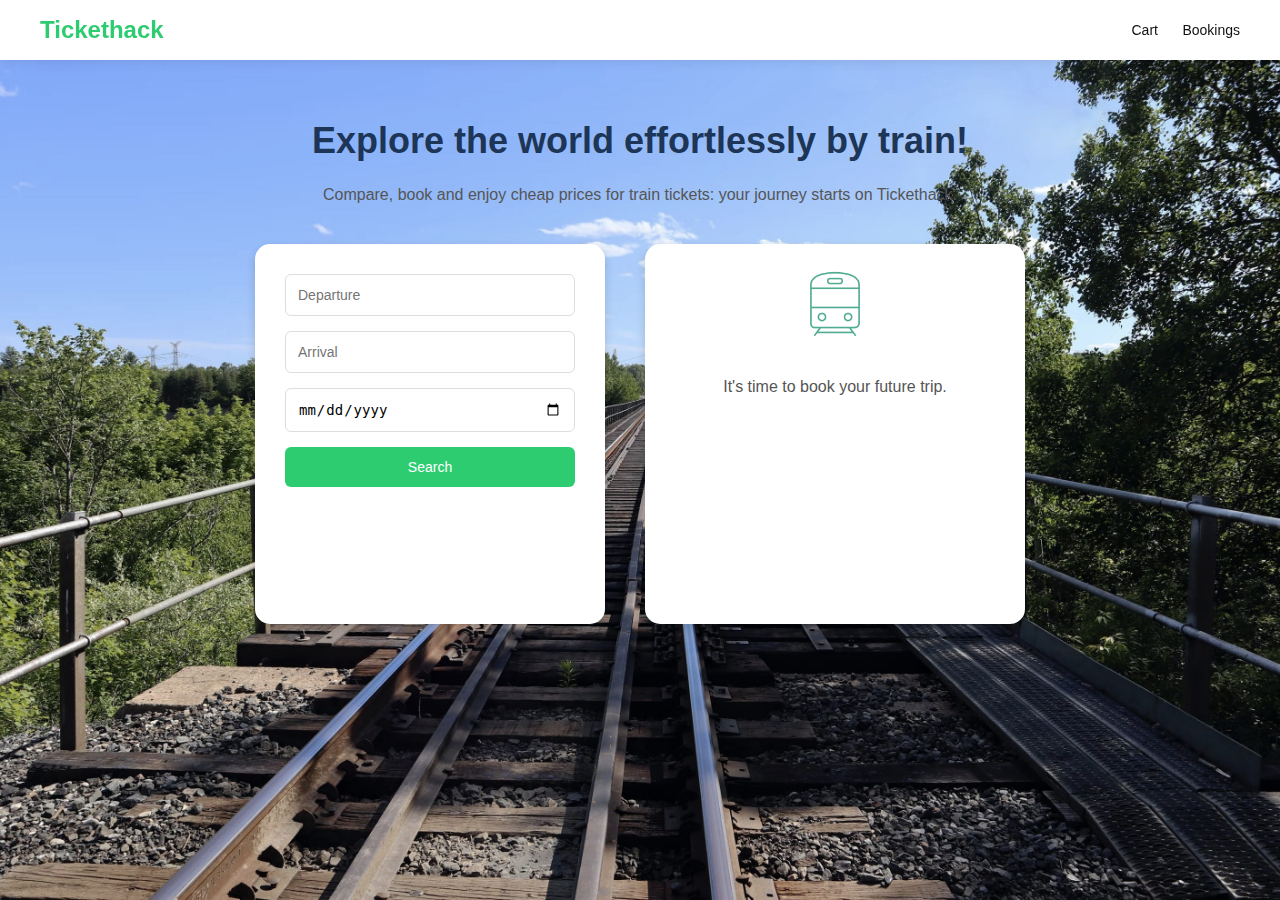
<file: index.html>
<!DOCTYPE html>
<html lang="en">

<head>
  <meta charset="UTF-8">
  <meta name="viewport" content="width=device-width, initial-scale=1.0">
  <title>Tickethack</title>
  <link rel="stylesheet" href="index.css">
</head>

<body>
  <!-- Header -->
  <header class="header">
    <div href="index.html" class="logo">Tickethack</div>
    <nav class="nav">
      <a href="cart.html">Cart</a>
      <a href="bookings.html">Bookings</a>
    </nav>
  </header>

  <!-- Section texte -->
  <section class="info-text">
    <h1>Explore the world effortlessly by train!</h1>
    <p>Compare, book and enjoy cheap prices for train tickets: your journey starts on Tickethack.</p>

    <div class="cards-wrapper">
      <!-- Left Box - Search -->
      <div class="card search-box">
        <input id="departure" placeholder="Departure">
        <input id="arrival" type="text" placeholder="Arrival">
        <input id="date" type="date">
        <button id="search">Search</button>
      </div>

      <!-- Right Box - Train Info -->
      <div class="card info-box">
        <img src="images/train.png" alt="Train Icon" class="train-icon">
        <p>It's time to book your future trip.</p>
      </div>
    </div>
  </section>
  <script src="index.js"></script>
</body>

</html>
</file>
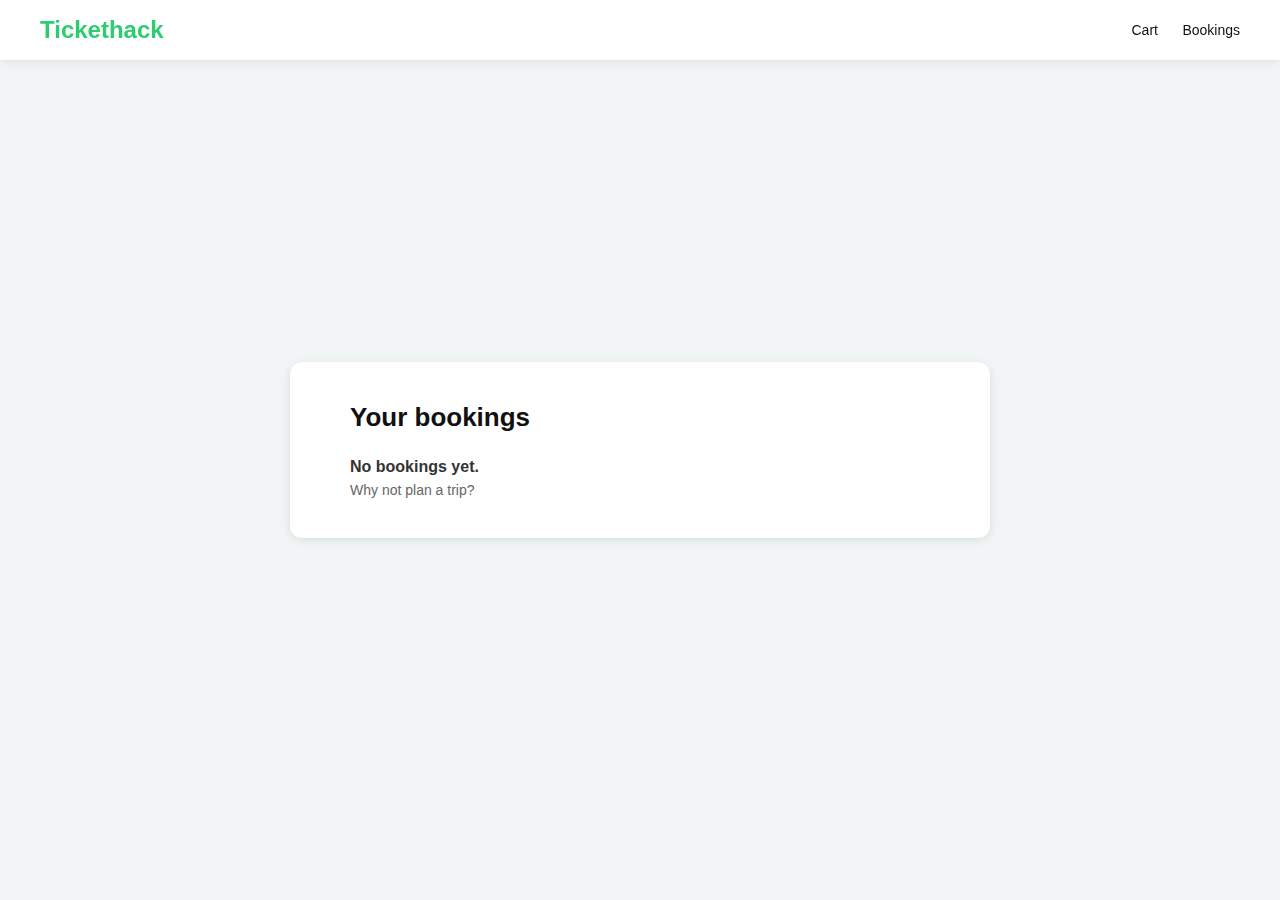
<file: bookings.html>
<!DOCTYPE html>
<html lang="en">
  <head>
    <meta charset="UTF-8" />
    <meta name="viewport" content="width=device-width, initial-scale=1.0" />
    <title>Tickethack - Bookings</title>
    <link rel="stylesheet" href="bookings.css" />
  </head>
  <body>
    <!-- Header comme sur index -->
    <header class="header">
      <div class="logo" onclick="location.href='index.html'">Tickethack</div>
      <nav class="nav">
        <a href="cart.html">Cart</a>
        <a href="bookings.html">Bookings</a>
      </nav>
    </header>

    <!-- Contenu -->
    <main class="content">
      <div class="empty-box">
        <h2 class="bookings-title">Your bookings</h2>
        <p class="main-text">No bookings yet.</p>
        <p class="sub-text">Why not plan a trip?</p>
        <button id="clear-bookings-btn" style="display:none;">Clear bookings</button>
      </div>
    </main>
    <script src="bookings.js"></script>
  </body>
</html>
</file>
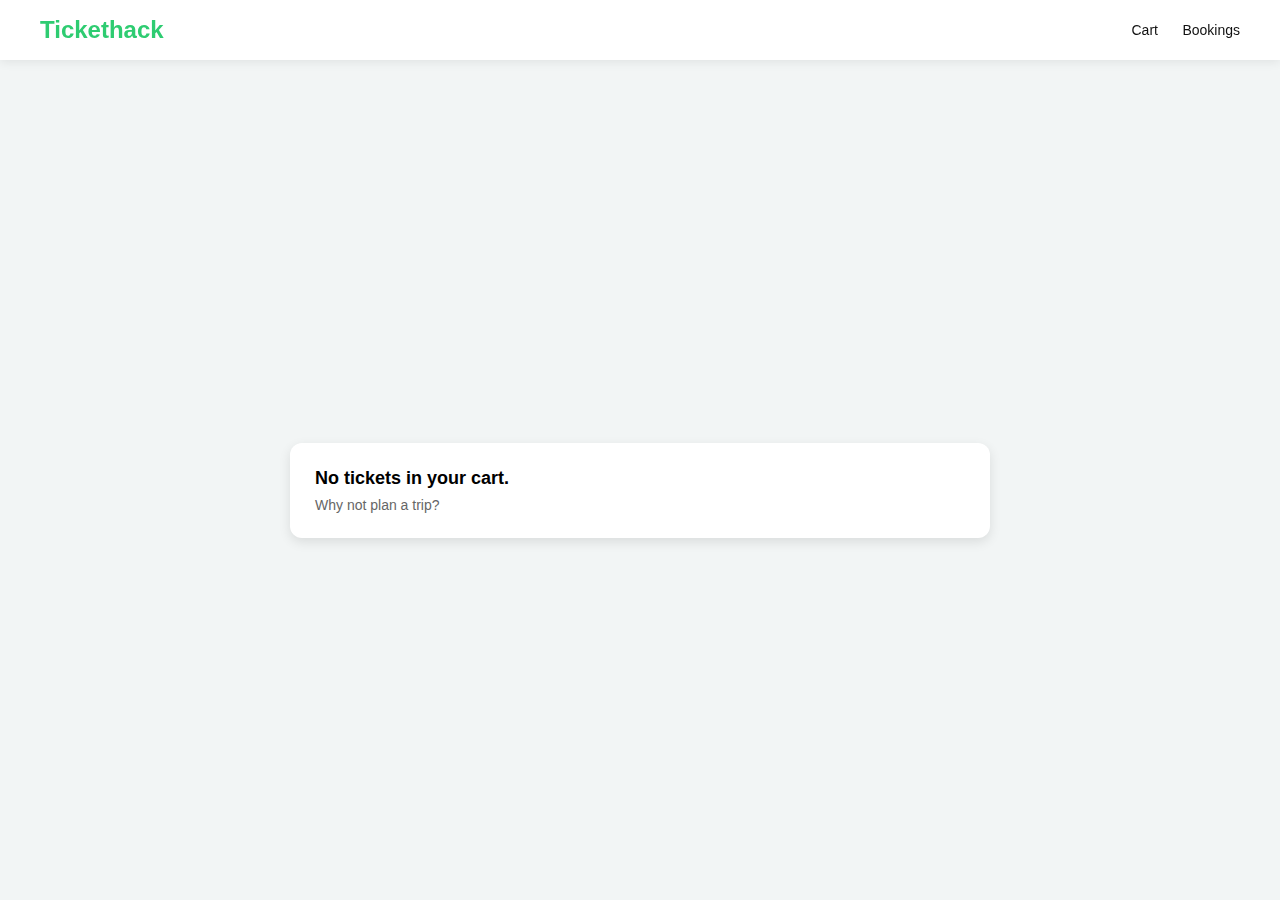
<file: cart.html>
<!DOCTYPE html>
<html lang="en">

<head>
  <meta charset="UTF-8">
  <meta name="viewport" content="width=device-width, initial-scale=1.0">
  <title>Tickethack - Cart</title>
  <link rel="stylesheet" href="cart.css">
</head>

<body class="cart-page">

  <header class="header">
    <a href="index.html" class="logo">Tickethack</a>
    <nav class="nav">
      <a href="cart.html" class="active">Cart</a>
      <a href="bookings.html">Bookings</a>
    </nav>
  </header>

  <main class="cart-container">
    <div class="cart-box">
      <p class="cart-empty-title">No tickets in your cart.</p>
      <p class="cart-empty-subtitle">Why not plan a trip?</p>
    </div>
  </main>
  <script src="cart.js"></script>
</body>

</html>
</file>
<file: index.css>
/* Reset + base */
* {
  box-sizing: border-box;
}

body {
  margin: 0;
  font-family: Arial, sans-serif;
  background: url("images/background.jpg") no-repeat center center fixed;
  background-size: cover;
  color: #333;
}

/* Header transparent */
.header {
  display: flex;
  justify-content: space-between;
  align-items: center;
  padding: 16px 40px;
  position: fixed;
  top: 0;
  left: 0;
  width: 100%;
  background: #ffffff;
  /* ← blanc */
  box-shadow: 0 2px 10px rgba(0, 0, 0, 0.08);
  /* léger relief */
  z-index: 10;
}

.logo {
  font-size: 24px;
  font-weight: 700;
  color: #2ecc71;
  /* vert Tickethack */
}

.nav a {
  color: #111;
  margin-left: 20px;
  text-decoration: none;
  font-size: 14px;
}

/* Décaler le contenu sous le header fixe */
.info-text {
  text-align: center;
  margin-top: 120px;
  /* espace sous le header blanc */
}

.info-text h1 {
  font-size: 36px;
  font-weight: bold;
  color: #1d3557;
}

.info-text p {
  margin-top: 10px;
  font-size: 16px;
  color: #555;
}

/* Cards Wrapper */
.cards-wrapper {
  display: flex;
  justify-content: center;
  gap: 40px;
  margin-top: 40px;
}

/* Card Components */
.card {
  background: white;
  padding: 30px;
  width: 350px;
  border-radius: 15px;
  box-shadow: 0px 4px 10px rgba(0, 0, 0, 0.15);
}

.search-box input,
.search-box button {
  width: 100%;
  padding: 12px;
  margin-bottom: 15px;
  border: 1px solid #ddd;
  border-radius: 6px;
  font-size: 14px;
}

/* Search button */
.search-box button {
  background-color: #2ecc71;
  color: white;
  border: none;
  cursor: pointer;
  transition: 0.3s;
}

.search-box button:hover {
  background-color: #27ae60;
}

/* Info card right */
.info-box {
  background: #ffffff;
  padding: 20px;
  padding-top: 30px;
  width: 380px;
  height: 380px;
  border-radius: 15px;
  box-shadow: 0px 4px 10px rgba(0, 0, 0, 0.15);
  overflow-y: auto;
}

.train-icon {
  width: 80px;
  margin-bottom: 20px;
}

/* La carte de droite */
.info-box {
  background: #ffffff;
  padding: 20px;
  width: 380px;
  height: 380px;
  border-radius: 15px;
  box-shadow: 0px 4px 10px rgba(0, 0, 0, 0.15);
  overflow-y: auto;
}

/* Chaque ligne de trajet */
.trip-card {
  display: flex;
  align-items: center;
  justify-content: space-between;
  padding: 10px 12px;
  font-size: 15px;
  border: 1px solid #eee;
  border-radius: 10px;
  margin-bottom: 8px;
  box-shadow: 0px 2px 6px rgba(0, 0, 0, 0.08);
  background: white;
}

/* Dernier élément sans bord */
.trip-card:last-child {
  border-bottom: none;
}

/* Texte 'Paris > Lyon' */
.trip-route {
  font-weight: 600;
  color: #333;
  flex: 1;
}

/* Heure */
.trip-time {
  width: 70px;
  text-align: center;
  color: #555;
}

/* Prix */
.trip-price {
  width: 60px;
  font-weight: bold;
  text-align: right;
  color: #333;
}

/* Bouton Book */
.trip-book {
  background-color: #2ecc71;
  border: none;
  color: white;
  padding: 6px 14px;
  border-radius: 10px;
  cursor: pointer;
  font-size: 13px;
  transition: 0.2s;
  margin-left: 15px;
  margin-right: 5px;
}

.trip-book:hover {
  background-color: #27ae60;
}
</file>
<file: bookings.css>
/* RESET DE BASE */
* {
  box-sizing: border-box;
  margin: 0;
  padding: 0;
  font-family: Arial, sans-serif;
}

body {
  background-color: #f2f5f5;
  color: #333;
}

/* HEADER GLOBAL (identique à index et cart) */
.header {
  display: flex;
  justify-content: space-between;
  align-items: center;
  padding: 16px 40px;
  position: fixed;
  top: 0;
  left: 0;
  width: 100%;
  background: #ffffff;
  box-shadow: 0 2px 10px rgba(0, 0, 0, 0.08);
  z-index: 10;
}

.logo {
  font-size: 24px;
  font-weight: 700;
  color: #2ecc71;
  cursor: pointer;
}

.nav a {
  color: #111;
  margin-left: 20px;
  text-decoration: none;
  font-size: 14px;
}

.nav a:hover {
  text-decoration: underline;
}

/* CONTENU CENTRÉ */
.content {
  display: flex;
  justify-content: center;
  align-items: center;
  min-height: calc(100vh - 80px);
  padding-top: 80px;
  /* Pour ne pas passer sous le header */
}

/* CONTAINER DES BOOKINGS */
.bookings-title {
  font-size: 26px;
  font-weight: bold;
  color: #111;
  /* bien visible */
  margin-bottom: 25px;
  /* ajoute de l'espace sous le titre */
  display: block;
}

.bookings-box {
  background: #fff;
  border-radius: 12px;
  box-shadow: 0 4px 12px rgba(0, 0, 0, 0.1);
  padding: 50px 60px;
  width: 70%;
  max-width: 700px;
}

#clear-bookings-btn {
  margin-top: 20px;
  background-color: #e74c3c;
  color: white;
  border: none;
  padding: 8px 14px;
  border-radius: 6px;
  cursor: pointer;
  font-size: 14px;
}

#clear-bookings-btn:hover {
  background-color: #c0392b;
}

#clear-departed-btn {
  margin-top: 20px;
  margin-left: 10px;
  background-color: #e74c3c;
  color: white;
  border: none;
  padding: 8px 14px;
  border-radius: 6px;
  cursor: pointer;
  font-size: 14px;
}

#clear-departed-btn:hover {
  background-color: #d35400;
}

/* CHAQUE BOOKING */
.booking-item {
  display: grid;
  grid-template-columns: 1fr 120px 120px;
  align-items: center;
  padding: 18px 0;
  border-bottom: 1px solid #eee;
}

.booking-item:last-child {
  border-bottom: 10px;
}

/* TEXTE */
.booking-route {
  font-weight: 600;
  color: #333;
}

.booking-item.departed {
  opacity: 0.45;
  color: #888;
}


.booking-time,
.booking-duration {
  text-align: right;
  color: #555;
}

/* SI VIDE */
.empty-box {
  background: white;
  padding: 40px 60px;
  border-radius: 12px;
  box-shadow: 0 2px 10px rgba(0, 0, 0, 0.1);
  text-align: left;
  /* Alignement comme les autres pages */
  width: 70%;
  max-width: 700px;
}

.main-text {
  font-size: 16px;
  font-weight: bold;
  margin-bottom: 6px;
}

.sub-text {
  font-size: 14px;
  color: #666;
}
</file>
<file: cart.css>
/* ✅ RESET DE BASE */
* {
  box-sizing: border-box;
  margin: 0;
  padding: 0;
  font-family: Arial, sans-serif;
}

/* ✅ HEADER GLOBAL (blanc, fixe, bien centré) */
.header {
  display: flex;
  justify-content: space-between;
  align-items: center;
  padding: 16px 40px;
  position: fixed;
  top: 0;
  left: 0;
  width: 100%;
  background: #ffffff;
  /* ← blanc */
  box-shadow: 0 2px 10px rgba(0, 0, 0, 0.08);
  /* léger relief */
  z-index: 10;
}

/* ✅ Logo cliquable (sert de bouton Home) */
.logo {
  font-size: 24px;
  font-weight: bold;
  color: #2ecc71;
  text-decoration: none;
}

.nav a {
  color: #111;
  margin-left: 20px;
  text-decoration: none;
  font-size: 14px;
}

.nav a:hover {
  text-decoration: underline;
}

body.cart-page {
  margin: 0;
  font-family: Arial, sans-serif;
  background-color: #f2f5f5;
  /* gris très clair */
}

.cart-container {
  display: flex;
  justify-content: center;
  align-items: center;
  min-height: calc(100vh - 80px);
  /* On retire la hauteur du header */
  margin-top: 80px;
  /* évite que le header cache le container */
}

.cart-box {
  background: white;
  padding: 25px;
  width: 70%;
  max-width: 700px;
  border-radius: 12px;
  box-shadow: 0 4px 12px rgba(0, 0, 0, 0.1);
}

/* Ligne d’un ticket */
.cart-item {
  display: grid;
  grid-template-columns: 1fr 100px 200px 50px;
  align-items: center;
  padding: 14px 0;
  /* plus aéré verticalement */
  border-bottom: 1px solid #eee;
}

.cart-item:last-child {
  border-bottom: none;
}

.delete-btn {
  background-color: #e74c3c;
  border: none;
  color: white;
  border-radius: 6px;
  padding: 5px 10px;
  cursor: pointer;
}

.delete-btn:hover {
  background: #d63031;
}

/* ✅ Zone total + bouton à droite */
.cart-footer {
  display: flex;
  justify-content: flex-end;
  align-items: center;
  gap: 20px;
  margin-top: 15px;
  font-size: 16px;
}

.total-price {
  font-weight: bold;
}

.purchase-btn {
  background-color: #2ecc71;
  border: none;
  color: white;
  padding: 8px 14px;
  border-radius: 6px;
  cursor: pointer;
  transition: 0.2s;
}

.purchase-btn:hover {
  background-color: #27ae60;
}

.cart-empty-title {
  font-size: 18px;
  font-weight: bold;
}

.cart-empty-subtitle {
  margin-top: 8px;
  font-size: 14px;
  color: #666;
}
</file>
